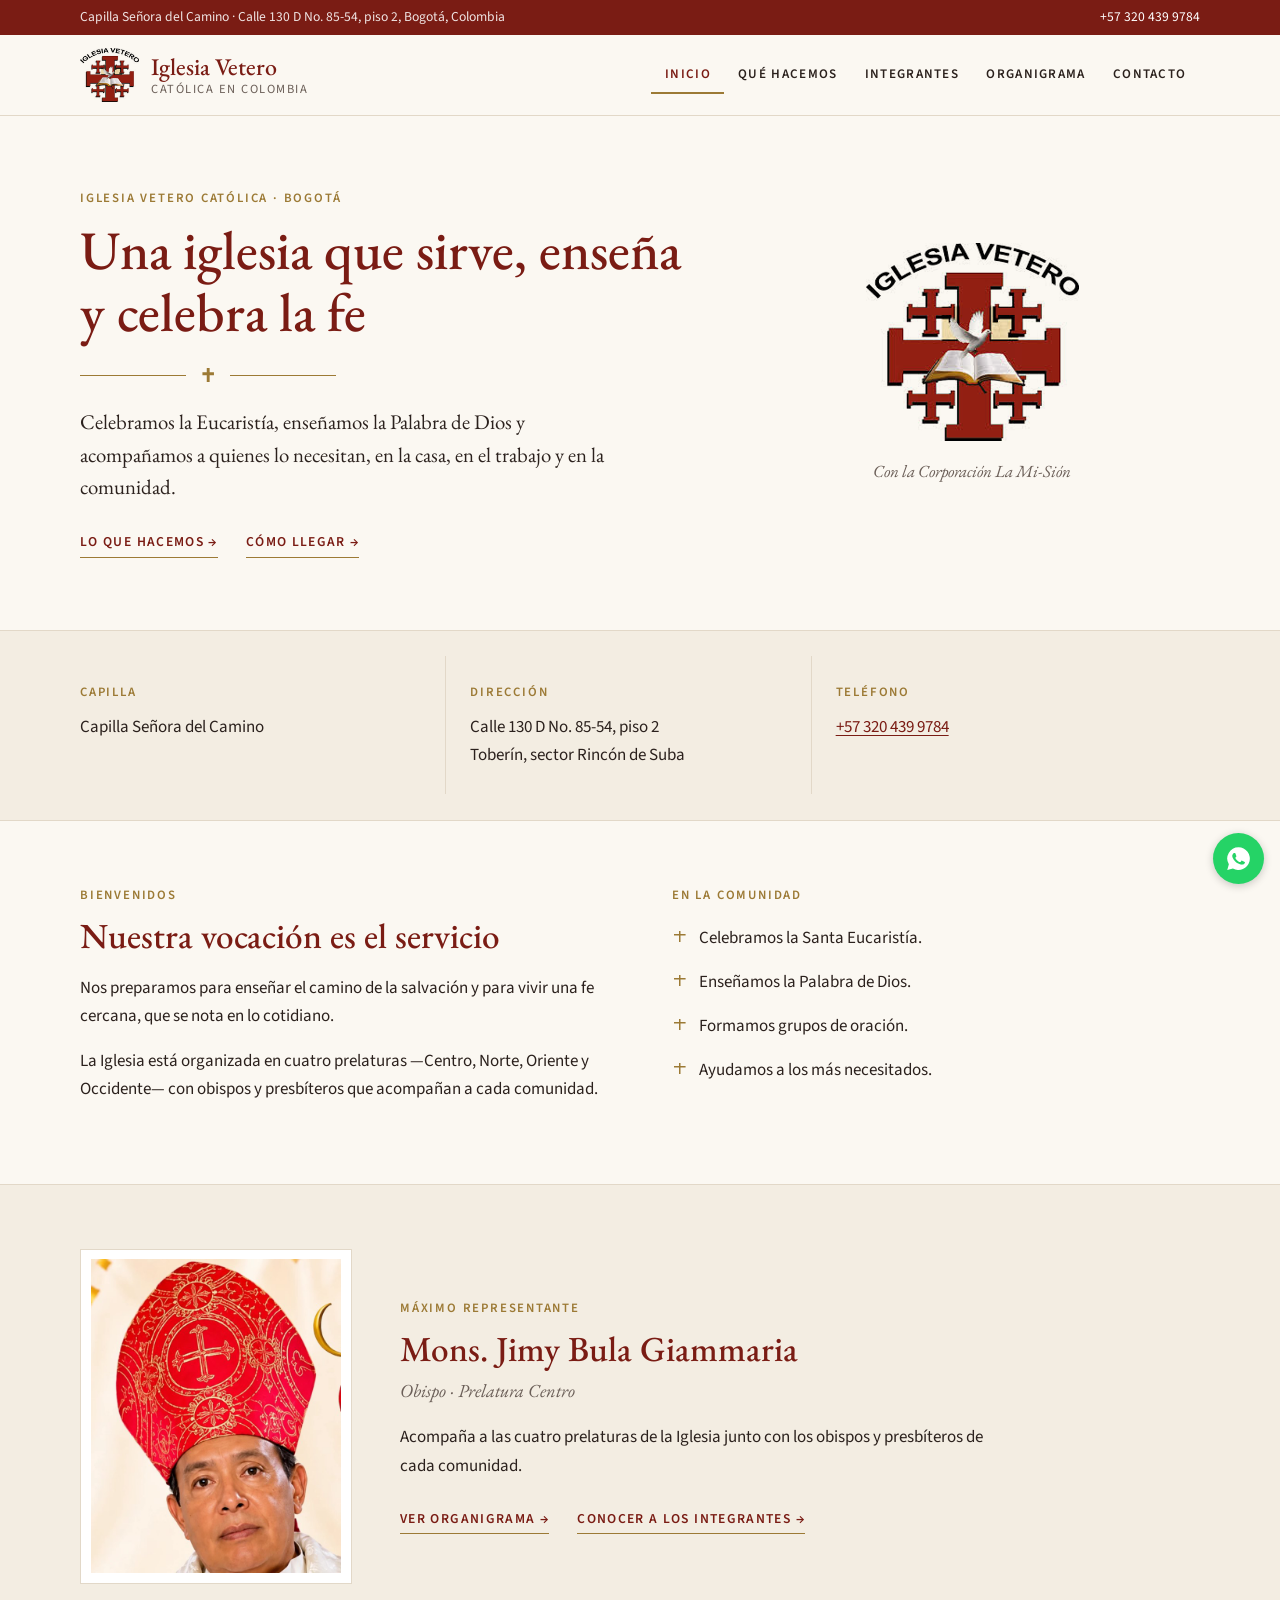
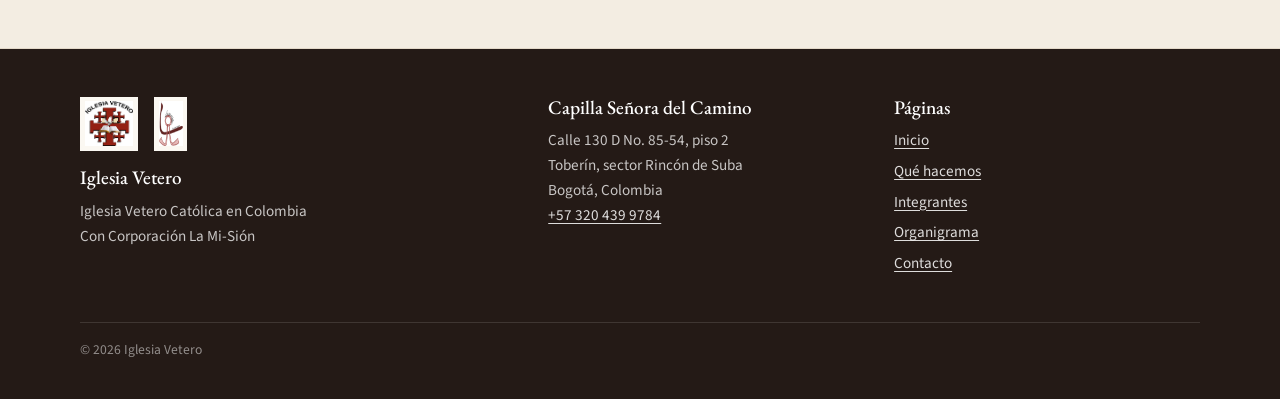
<file: index.html>
<!doctype html>
<html lang="es">
<head>
<meta charset="utf-8">
<meta name="viewport" content="width=device-width, initial-scale=1">
<title>Iglesia Vetero</title>
<meta name="description" content="Iglesia Vetero Católica en Bogotá, Colombia. Eucaristía, enseñanza de la Palabra y servicio a la comunidad.">
<link rel="icon" href="img/icono.svg" type="image/svg+xml">
<link rel="preconnect" href="https://fonts.googleapis.com">
<link rel="preconnect" href="https://fonts.gstatic.com" crossorigin>
<link href="https://fonts.googleapis.com/css2?family=EB+Garamond:ital,wght@0,400;0,500;1,400&family=Source+Sans+3:wght@400;600&display=swap" rel="stylesheet">
<link rel="stylesheet" href="css/estilos.css">
</head>
<body>
<div id="cabecera"></div>
<main id="contenido">

<section class="portada">
  <div class="contenedor">
    <div>
      <span class="rotulo">Iglesia Vetero Católica · Bogotá</span>
      <h1>Una iglesia que sirve, enseña y celebra la fe</h1>
      <div class="filete"><svg viewBox="0 0 10 10" aria-hidden="true"><path d="M4 0h2v3h3v2H6v5H4V5H1V3h3z"/></svg></div>
      <p class="entrada">Celebramos la Eucaristía, enseñamos la Palabra de Dios y acompañamos a quienes lo necesitan, en la casa, en el trabajo y en la comunidad.</p>
      <div class="enlaces">
        <a class="enlace" href="que-hacemos.html">Lo que hacemos</a>
        <a class="enlace" href="contacto.html">Cómo llegar</a>
      </div>
    </div>
    <div class="escudo">
      <img src="img/logo-iglesia.png" alt="Escudo de la Iglesia Vetero">
      <p>Con la Corporación La Mi-Sión</p>
    </div>
  </div>
</section>

<section class="franja" aria-label="Datos de la capilla">
  <div class="contenedor" id="franja"></div>
</section>

<section class="seccion">
  <div class="contenedor dos-columnas">
    <div class="lectura">
      <span class="rotulo">Bienvenidos</span>
      <h2>Nuestra vocación es el servicio</h2>
      <p>Nos preparamos para enseñar el camino de la salvación y para vivir una fe cercana, que se nota en lo cotidiano.</p>
      <p>La Iglesia está organizada en cuatro prelaturas —Centro, Norte, Oriente y Occidente— con obispos y presbíteros que acompañan a cada comunidad.</p>
    </div>
    <div>
      <span class="rotulo">En la comunidad</span>
      <ul class="lista-cruz">
        <li>Celebramos la Santa Eucaristía.</li>
        <li>Enseñamos la Palabra de Dios.</li>
        <li>Formamos grupos de oración.</li>
        <li>Ayudamos a los más necesitados.</li>
      </ul>
    </div>
  </div>
</section>

<section class="seccion alterna">
  <div class="contenedor destacado" id="representante"></div>
</section>

<script>
  document.addEventListener("DOMContentLoaded", function () {
    var c = window.SITIO.contacto;
    document.getElementById("franja").innerHTML =
      '<div><span class="rotulo">Capilla</span><p>' + c.capilla + '</p></div>' +
      '<div><span class="rotulo">Dirección</span><p>' + c.direccion + '<br>' + c.barrio + '</p></div>' +
      '<div><span class="rotulo">Teléfono</span><p><a href="tel:' + c.telefono.replace(/\s/g, "") + '">' + c.telefono + '</a></p></div>';
  });
</script>
</main>
<div id="pie"></div>
<script src="data/config.js"></script>
<script src="data/integrantes.js"></script>
<script src="js/sitio.js"></script>
</body>
</html>
</file>
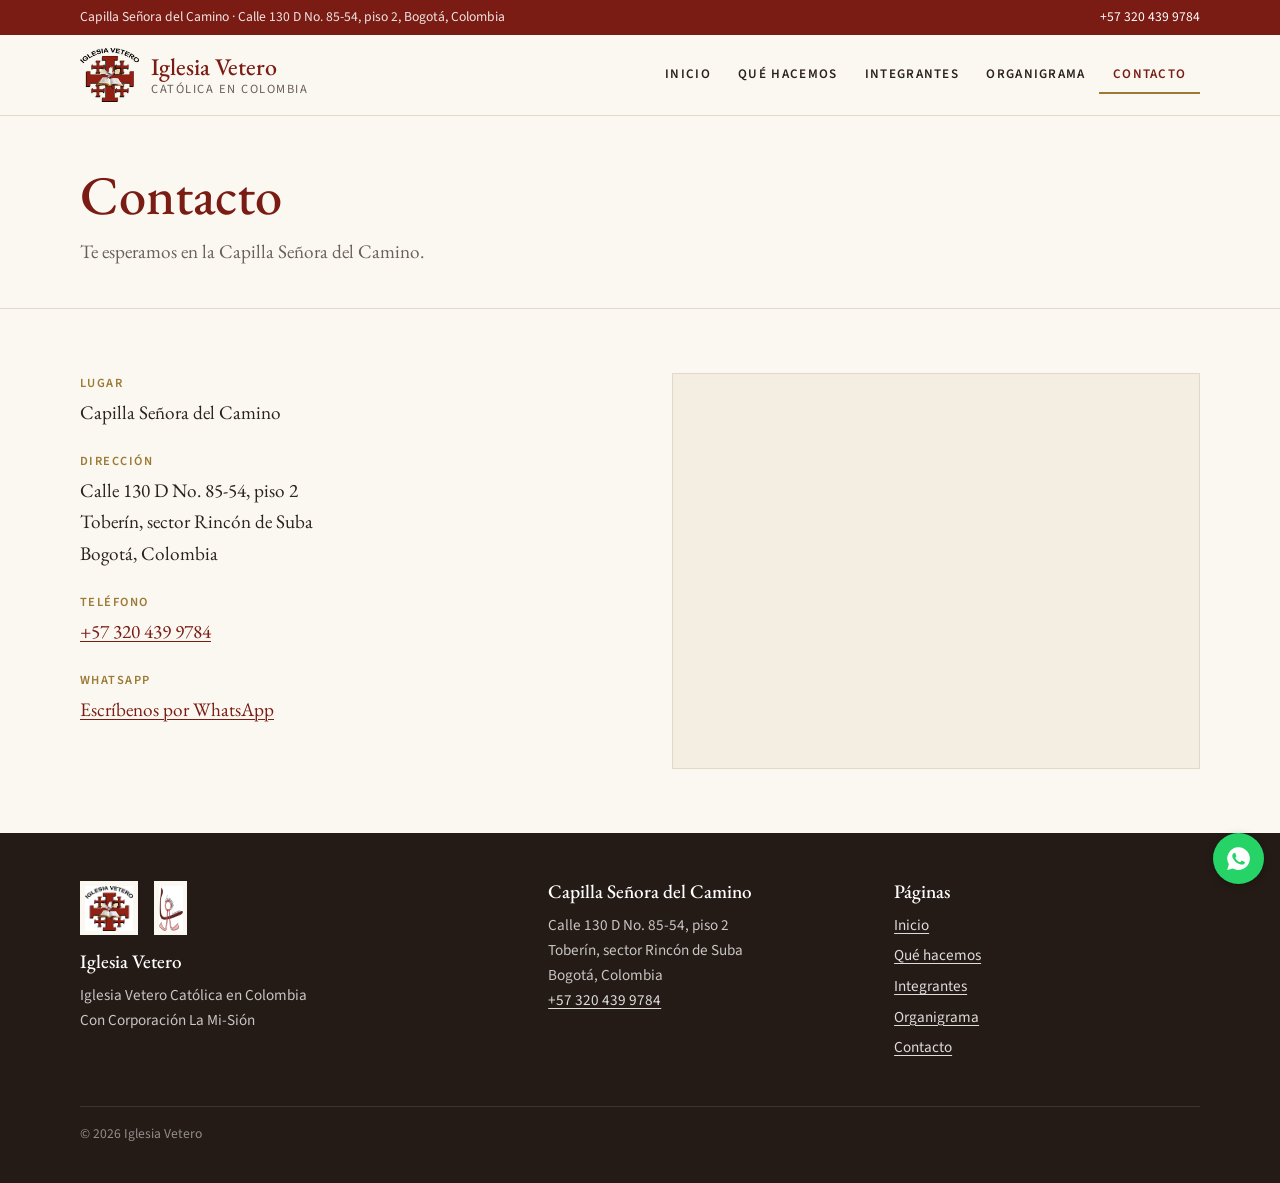
<file: contacto.html>
<!doctype html>
<html lang="es">
<head>
<meta charset="utf-8">
<meta name="viewport" content="width=device-width, initial-scale=1">
<title>Contacto · Iglesia Vetero</title>
<meta name="description" content="Dirección, teléfono y mapa de la Capilla Señora del Camino, Bogotá.">
<link rel="icon" href="img/icono.svg" type="image/svg+xml">
<link rel="preconnect" href="https://fonts.googleapis.com">
<link rel="preconnect" href="https://fonts.gstatic.com" crossorigin>
<link href="https://fonts.googleapis.com/css2?family=EB+Garamond:ital,wght@0,400;0,500;1,400&family=Source+Sans+3:wght@400;600&display=swap" rel="stylesheet">
<link rel="stylesheet" href="css/estilos.css">
</head>
<body>
<div id="cabecera"></div>
<main id="contenido">

<section class="encabezado-pagina">
  <div class="contenedor">
    <h1>Contacto</h1>
    <p>Te esperamos en la Capilla Señora del Camino.</p>
  </div>
</section>
<section class="seccion">
  <div class="contenedor dos-columnas">
    <dl class="ficha" id="ficha-contacto"></dl>
    <iframe class="mapa" id="mapa" title="Mapa de la capilla" loading="lazy" referrerpolicy="no-referrer-when-downgrade"></iframe>
  </div>
</section>
</main>
<div id="pie"></div>
<script src="data/config.js"></script>
<script src="data/integrantes.js"></script>
<script src="js/sitio.js"></script>
</body>
</html>
</file>
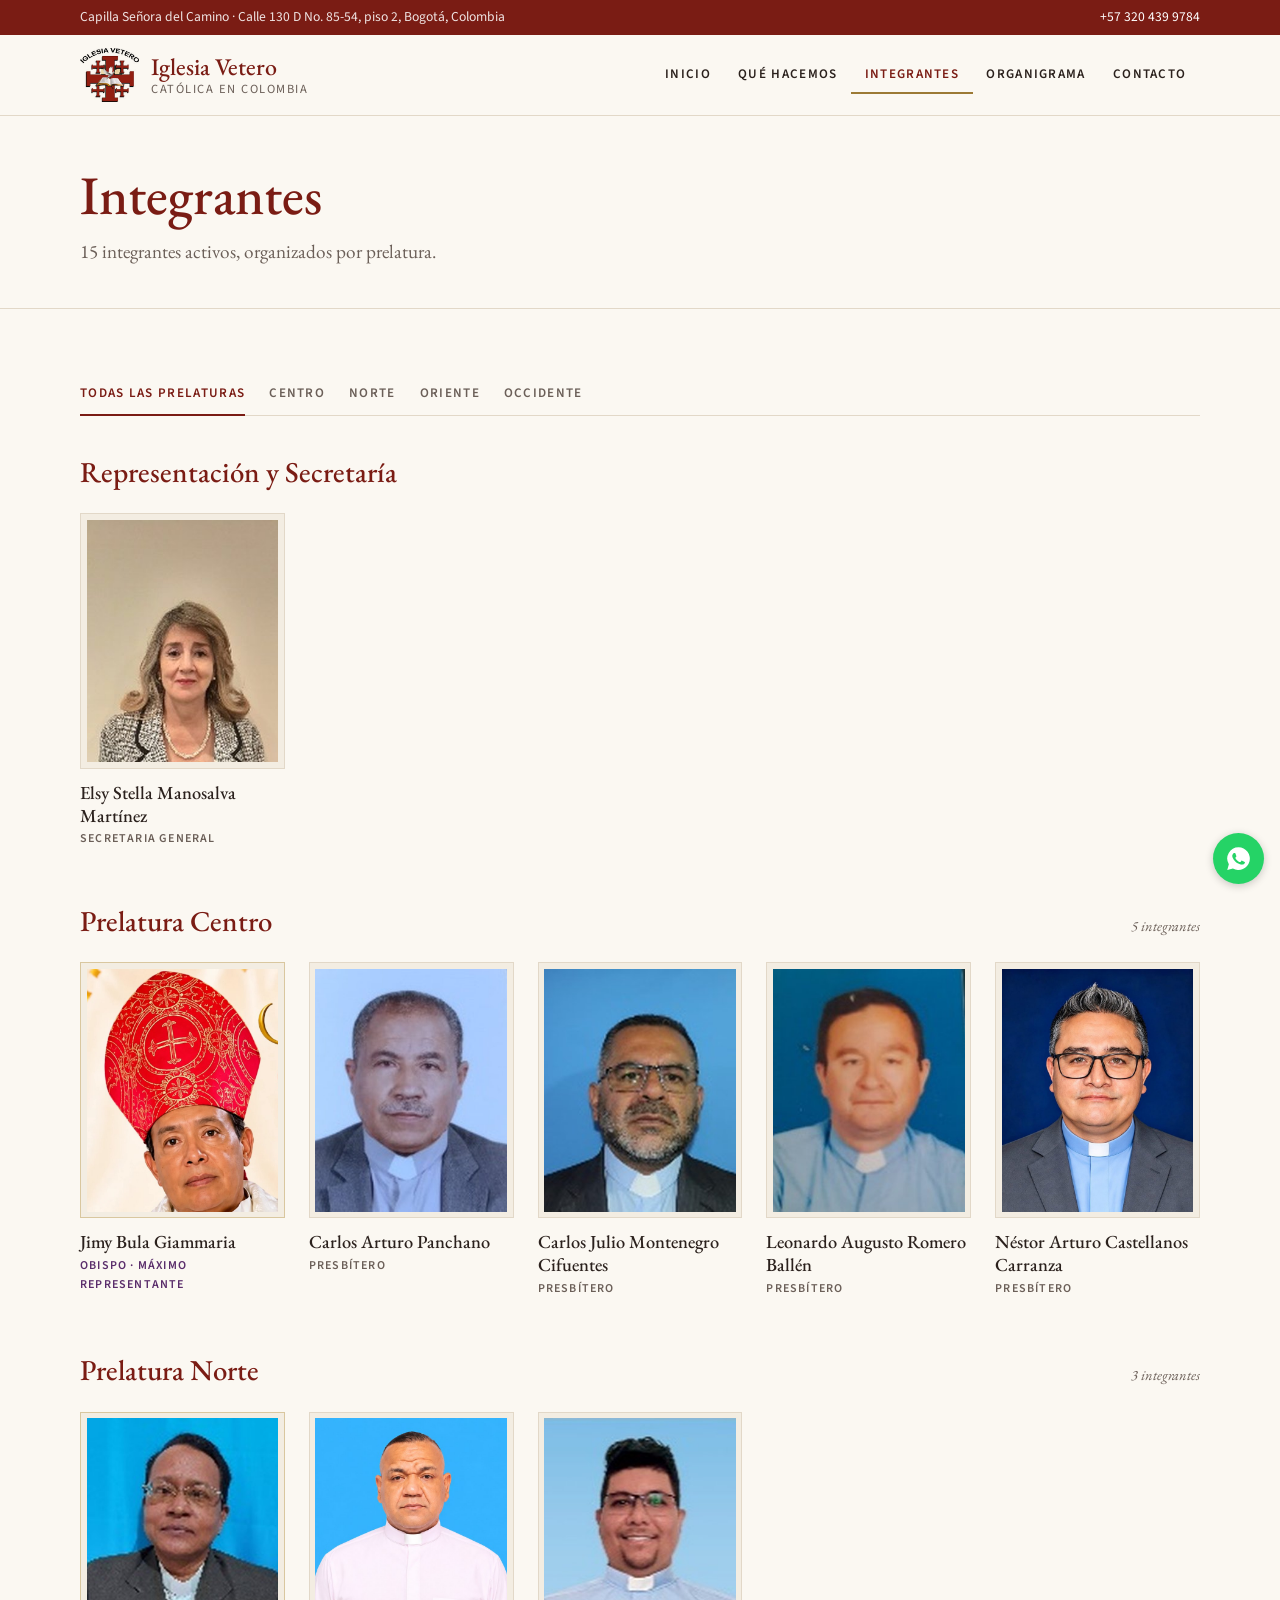
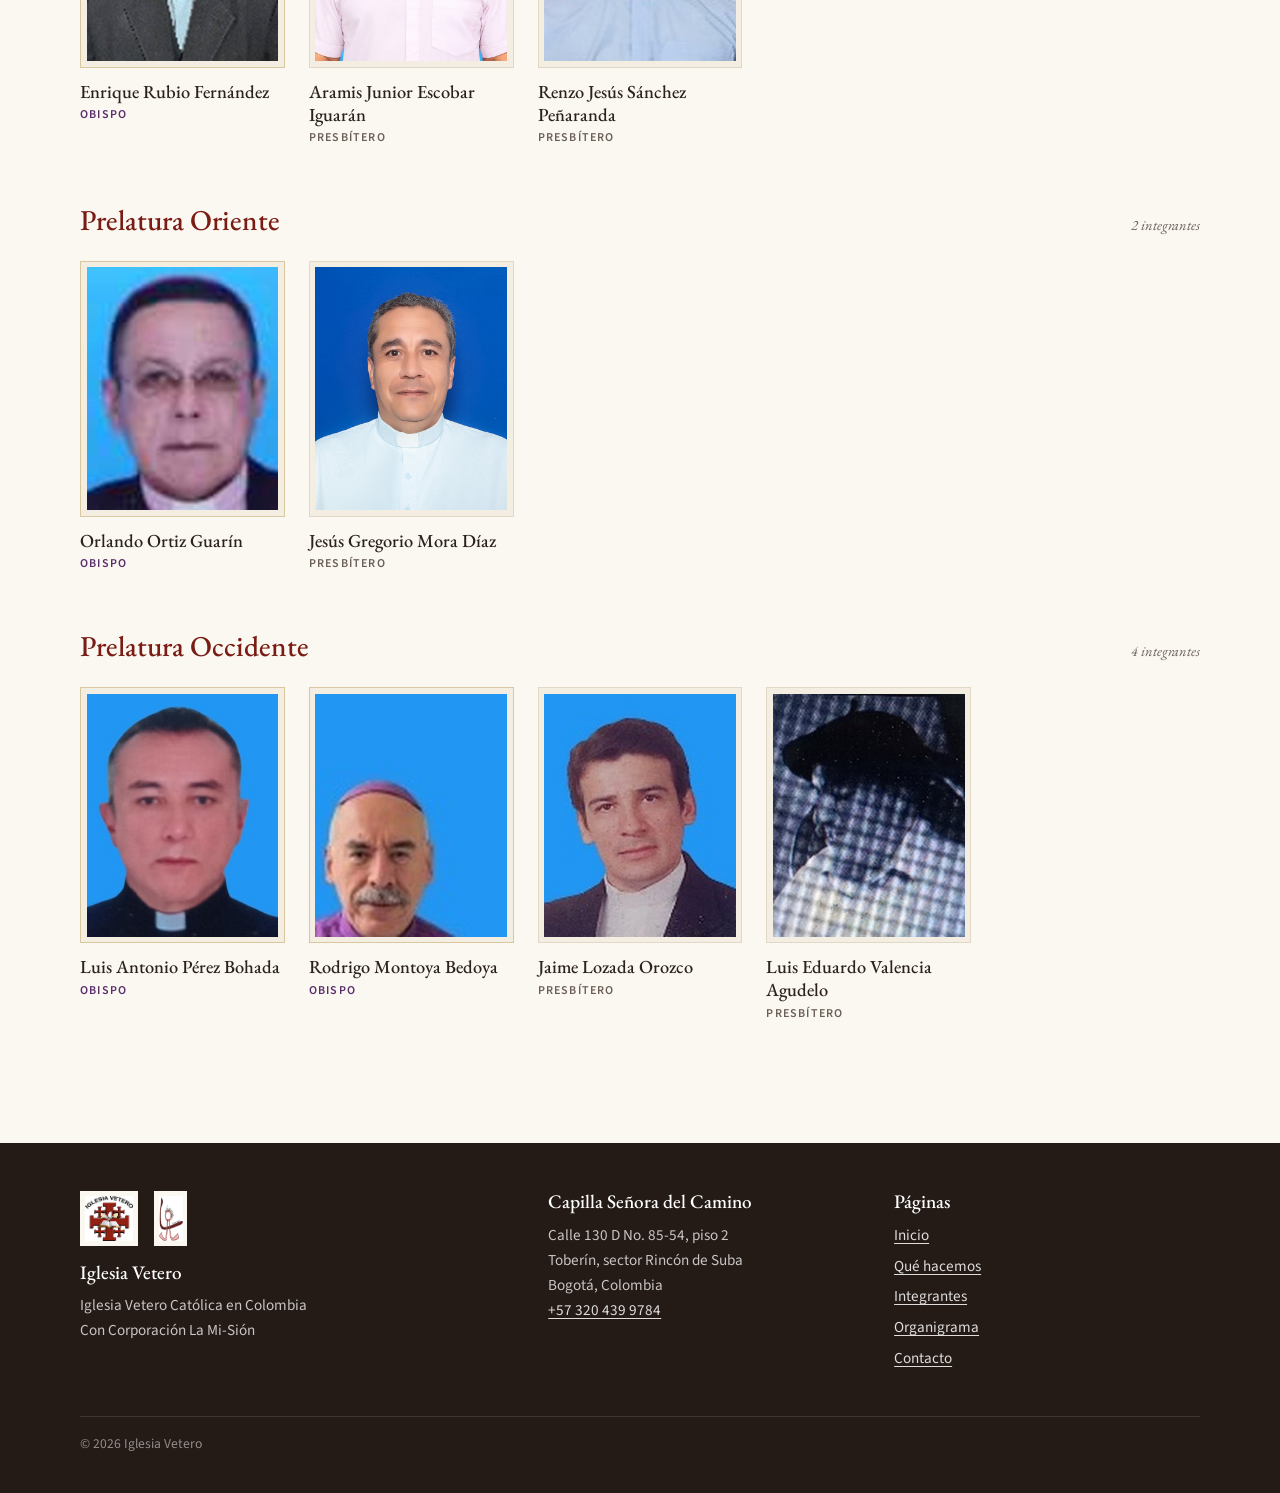
<file: integrantes.html>
<!doctype html>
<html lang="es">
<head>
<meta charset="utf-8">
<meta name="viewport" content="width=device-width, initial-scale=1">
<title>Integrantes · Iglesia Vetero</title>
<meta name="description" content="Obispos, presbíteros y equipo de la Iglesia Vetero, organizados por prelatura.">
<link rel="icon" href="img/icono.svg" type="image/svg+xml">
<link rel="preconnect" href="https://fonts.googleapis.com">
<link rel="preconnect" href="https://fonts.gstatic.com" crossorigin>
<link href="https://fonts.googleapis.com/css2?family=EB+Garamond:ital,wght@0,400;0,500;1,400&family=Source+Sans+3:wght@400;600&display=swap" rel="stylesheet">
<link rel="stylesheet" href="css/estilos.css">
</head>
<body>
<div id="cabecera"></div>
<main id="contenido">

<section class="encabezado-pagina">
  <div class="contenedor">
    <h1>Integrantes</h1>
    <p><span id="total-integrantes"></span> integrantes activos, organizados por prelatura.</p>
  </div>
</section>
<section class="seccion">
  <div class="contenedor">
    <div class="filtros" id="filtros" role="group" aria-label="Filtrar por prelatura"></div>
    <div id="lista-integrantes"></div>
  </div>
</section>
</main>
<div id="pie"></div>
<script src="data/config.js"></script>
<script src="data/integrantes.js"></script>
<script src="js/sitio.js"></script>
</body>
</html>
</file>
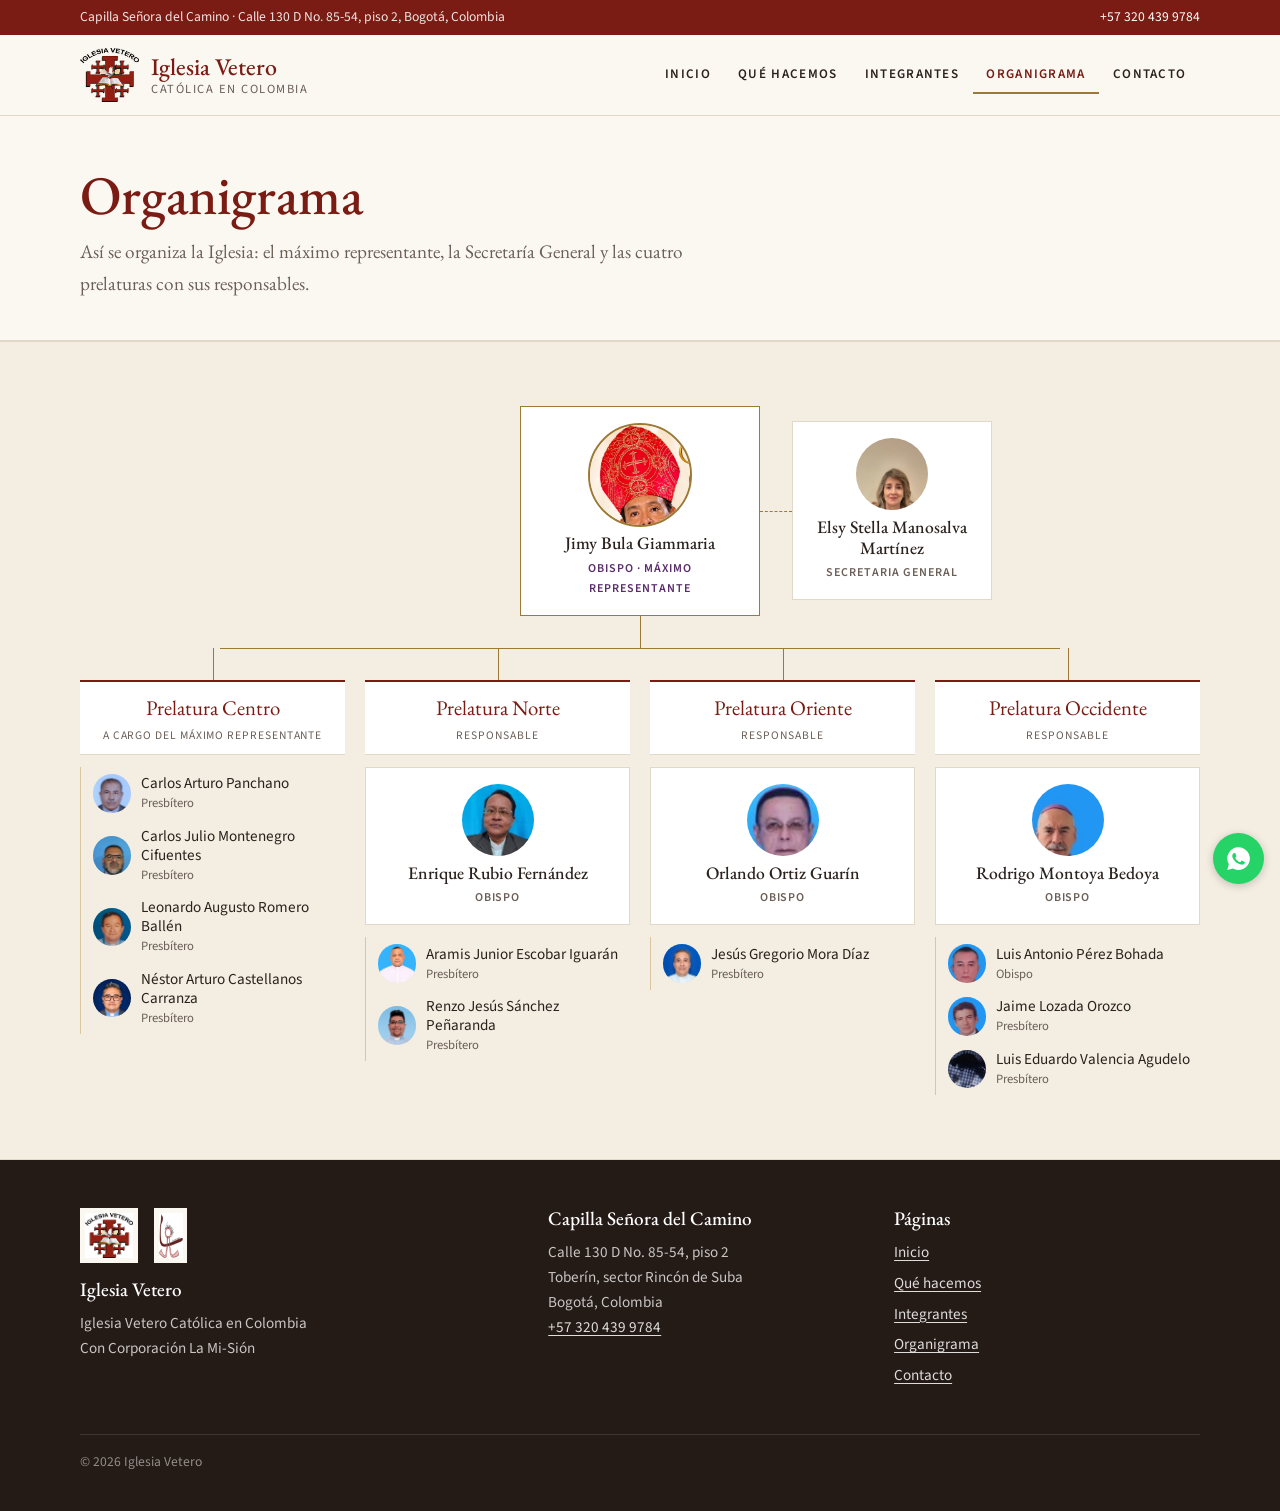
<file: organigrama.html>
<!doctype html>
<html lang="es">
<head>
<meta charset="utf-8">
<meta name="viewport" content="width=device-width, initial-scale=1">
<title>Organigrama · Iglesia Vetero</title>
<meta name="description" content="Estructura de la Iglesia Vetero por prelaturas.">
<link rel="icon" href="img/icono.svg" type="image/svg+xml">
<link rel="preconnect" href="https://fonts.googleapis.com">
<link rel="preconnect" href="https://fonts.gstatic.com" crossorigin>
<link href="https://fonts.googleapis.com/css2?family=EB+Garamond:ital,wght@0,400;0,500;1,400&family=Source+Sans+3:wght@400;600&display=swap" rel="stylesheet">
<link rel="stylesheet" href="css/estilos.css">
</head>
<body>
<div id="cabecera"></div>
<main id="contenido">

<section class="encabezado-pagina">
  <div class="contenedor">
    <h1>Organigrama</h1>
    <p>Así se organiza la Iglesia: el máximo representante, la Secretaría General y las cuatro prelaturas con sus responsables.</p>
  </div>
</section>
<section class="seccion alterna">
  <div class="contenedor organigrama" id="organigrama"></div>
</section>
</main>
<div id="pie"></div>
<script src="data/config.js"></script>
<script src="data/integrantes.js"></script>
<script src="js/sitio.js"></script>
</body>
</html>
</file>
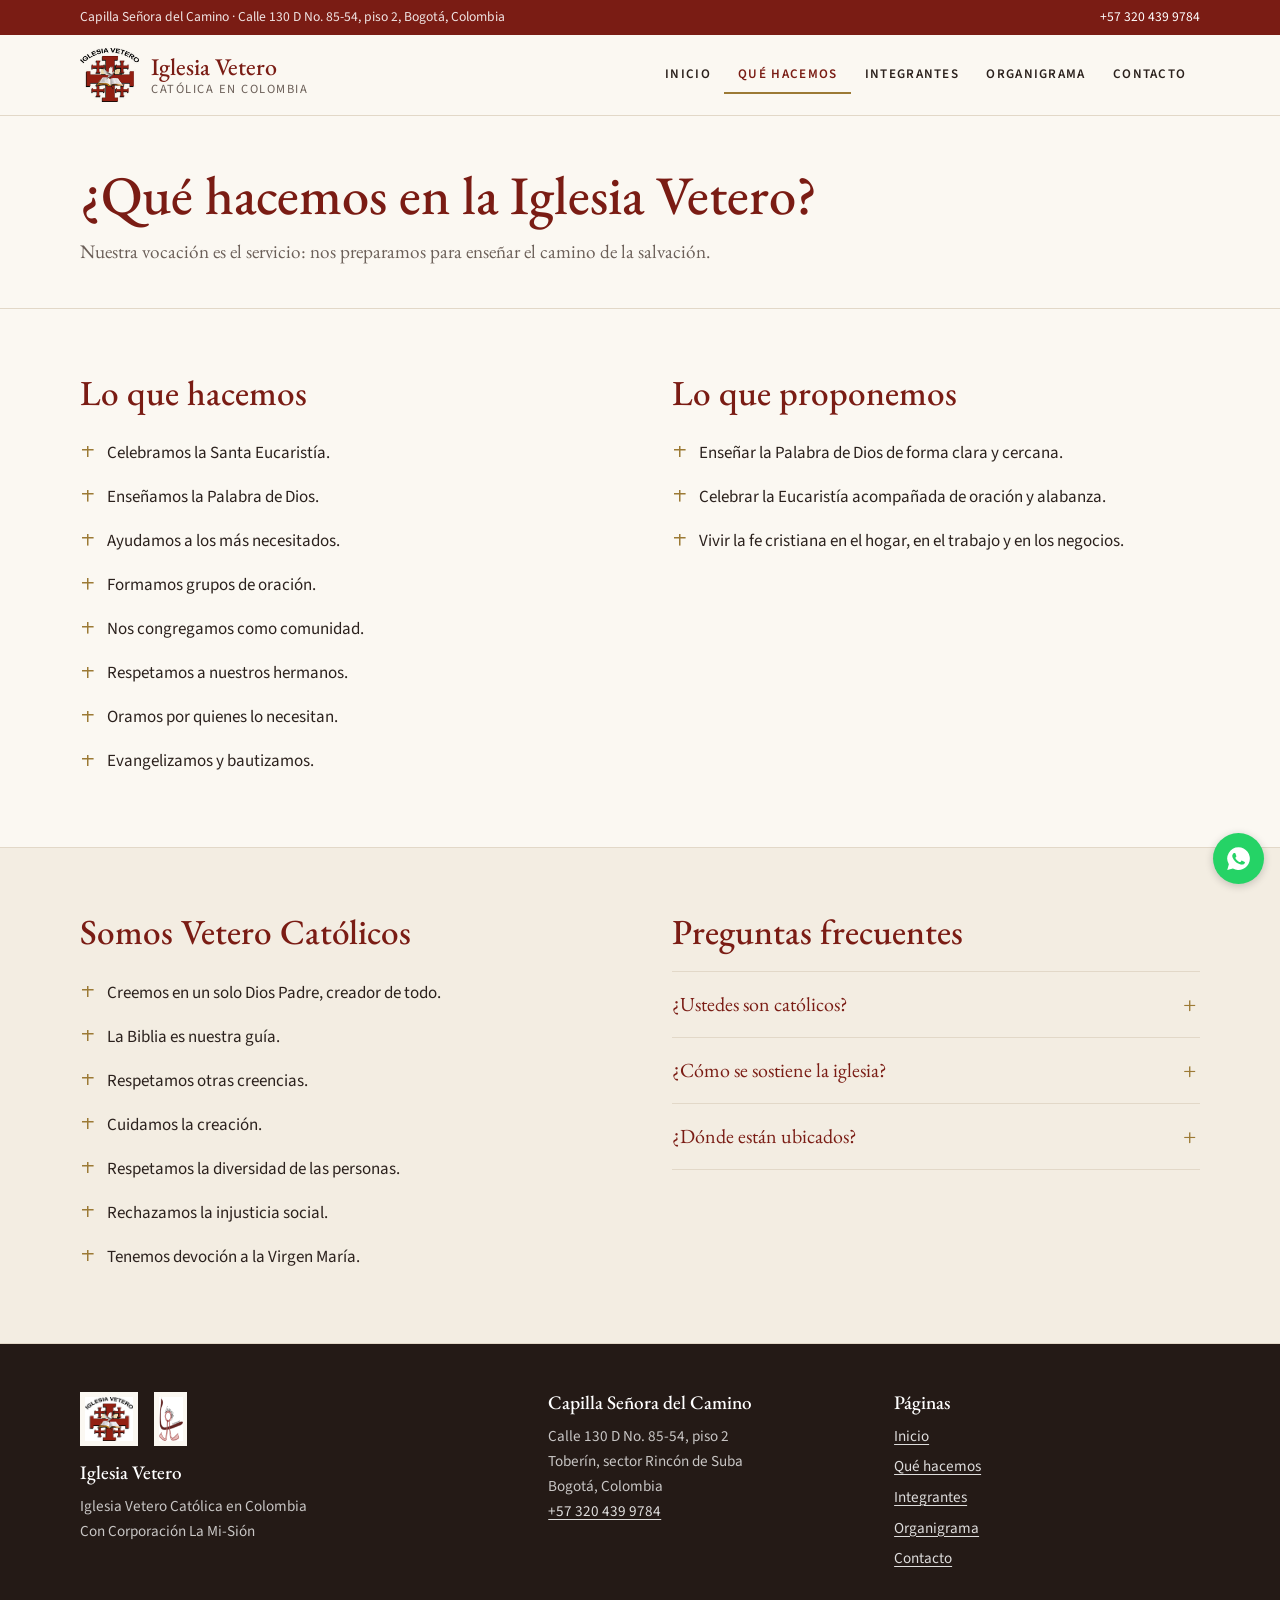
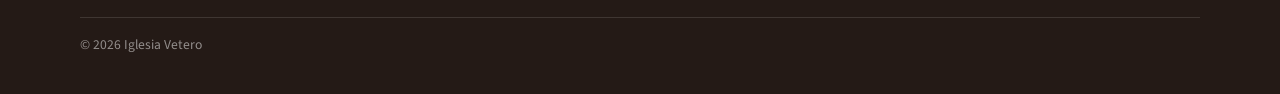
<file: que-hacemos.html>
<!doctype html>
<html lang="es">
<head>
<meta charset="utf-8">
<meta name="viewport" content="width=device-width, initial-scale=1">
<title>Qué hacemos · Iglesia Vetero</title>
<meta name="description" content="Lo que hacemos y proponemos en la Iglesia Vetero Católica.">
<link rel="icon" href="img/icono.svg" type="image/svg+xml">
<link rel="preconnect" href="https://fonts.googleapis.com">
<link rel="preconnect" href="https://fonts.gstatic.com" crossorigin>
<link href="https://fonts.googleapis.com/css2?family=EB+Garamond:ital,wght@0,400;0,500;1,400&family=Source+Sans+3:wght@400;600&display=swap" rel="stylesheet">
<link rel="stylesheet" href="css/estilos.css">
</head>
<body>
<div id="cabecera"></div>
<main id="contenido">

<section class="encabezado-pagina">
  <div class="contenedor">
    <h1>¿Qué hacemos en la Iglesia Vetero?</h1>
    <p>Nuestra vocación es el servicio: nos preparamos para enseñar el camino de la salvación.</p>
  </div>
</section>

<section class="seccion">
  <div class="contenedor dos-columnas">
    <div>
      <h2>Lo que hacemos</h2>
      <ul class="lista-cruz">
        <li>Celebramos la Santa Eucaristía.</li>
        <li>Enseñamos la Palabra de Dios.</li>
        <li>Ayudamos a los más necesitados.</li>
        <li>Formamos grupos de oración.</li>
        <li>Nos congregamos como comunidad.</li>
        <li>Respetamos a nuestros hermanos.</li>
        <li>Oramos por quienes lo necesitan.</li>
        <li>Evangelizamos y bautizamos.</li>
      </ul>
    </div>
    <div>
      <h2>Lo que proponemos</h2>
      <ul class="lista-cruz">
        <li>Enseñar la Palabra de Dios de forma clara y cercana.</li>
        <li>Celebrar la Eucaristía acompañada de oración y alabanza.</li>
        <li>Vivir la fe cristiana en el hogar, en el trabajo y en los negocios.</li>
      </ul>
    </div>
  </div>
</section>

<section class="seccion alterna">
  <div class="contenedor dos-columnas">
    <div class="lectura">
      <h2>Somos Vetero Católicos</h2>
      <ul class="lista-cruz">
        <li>Creemos en un solo Dios Padre, creador de todo.</li>
        <li>La Biblia es nuestra guía.</li>
        <li>Respetamos otras creencias.</li>
        <li>Cuidamos la creación.</li>
        <li>Respetamos la diversidad de las personas.</li>
        <li>Rechazamos la injusticia social.</li>
        <li>Tenemos devoción a la Virgen María.</li>
      </ul>
    </div>
    <div class="preguntas">
      <h2>Preguntas frecuentes</h2>
      <details>
        <summary>¿Ustedes son católicos?</summary>
        <p>Sí. Somos una iglesia católica de tradición vetero católica, con sucesión apostólica y vida sacramental.</p>
      </details>
      <details>
        <summary>¿Cómo se sostiene la iglesia?</summary>
        <p>Con el aporte de sus integrantes y de la comunidad que participa en ella.</p>
      </details>
      <details>
        <summary>¿Dónde están ubicados?</summary>
        <p>En la Capilla Señora del Camino, en Bogotá. Encuentra la dirección y el mapa en <a href="contacto.html">Contacto</a>.</p>
      </details>
    </div>
  </div>
</section>
</main>
<div id="pie"></div>
<script src="data/config.js"></script>
<script src="data/integrantes.js"></script>
<script src="js/sitio.js"></script>
</body>
</html>
</file>
<file: css/estilos.css>
/* ============================================================
   Iglesia Vetero — hoja de estilos
   Los colores y tipografías se cambian aquí arriba (:root).
   ============================================================ */

:root {
  --granate: #7A1C14;      /* granate del logo: títulos, barra superior */
  --granate-osc: #5C140E;
  --oro: #9C7A35;          /* dorado apagado: filetes y detalles */
  --oro-claro: #D9C79F;
  --morado: #5A2D6B;       /* obispos */
  --tinta: #2B211D;        /* texto */
  --gris: #6B5F58;         /* texto secundario */
  --papel: #FBF8F2;        /* fondo general, tono pergamino */
  --papel-2: #F3EDE2;      /* fondo de secciones alternas */
  --blanco: #FFFFFF;
  --linea: #E2D8C8;

  --serif: "EB Garamond", Georgia, "Times New Roman", serif;
  --sans: "Source Sans 3", system-ui, -apple-system, "Segoe UI", sans-serif;

  --ancho: 70rem;
  --texto: 38rem;
}

*, *::before, *::after { box-sizing: border-box; }
html { -webkit-text-size-adjust: 100%; }
body {
  margin: 0;
  font-family: var(--sans);
  font-size: 1.0625rem;
  line-height: 1.65;
  color: var(--tinta);
  background: var(--papel);
}
img { max-width: 100%; display: block; }
a { color: var(--granate); text-underline-offset: .18em; text-decoration-thickness: 1px; }
a:hover { color: var(--granate-osc); }
a:focus-visible, button:focus-visible { outline: 2px solid var(--granate); outline-offset: 3px; }

h1, h2, h3 { font-family: var(--serif); font-weight: 500; line-height: 1.15; color: var(--granate); margin: 0 0 .5em; }
h1 { font-size: clamp(2.2rem, 5.5vw, 3.4rem); }
h2 { font-size: clamp(1.7rem, 3.6vw, 2.2rem); }
h3 { font-size: 1.3rem; }
p { margin: 0 0 1em; }

.contenedor { width: min(100% - 2rem, var(--ancho)); margin-inline: auto; }
.lectura { max-width: var(--texto); }
.saltar { position: absolute; left: -999px; top: 0; background: var(--granate); color: #fff; padding: .5rem 1rem; z-index: 100; }
.saltar:focus { left: 1rem; }

/* Rótulo pequeño en versalitas, encima de los títulos */
.rotulo {
  display: block; font-family: var(--sans); font-size: .8rem; font-weight: 600;
  letter-spacing: .14em; text-transform: uppercase; color: var(--oro); margin-bottom: .6rem;
}

/* Filete con cruz al centro */
.filete { display: flex; align-items: center; gap: .9rem; color: var(--oro); margin: 1.5rem 0; max-width: 16rem; }
.filete::before, .filete::after { content: ""; flex: 1; border-top: 1px solid currentColor; }
.filete svg { width: .9rem; height: .9rem; fill: currentColor; flex: none; }

/* ---------- Barra superior y encabezado ---------- */
.barra-sup { background: var(--granate); color: rgba(255,255,255,.88); font-size: .85rem; }
.barra-sup .contenedor { display: flex; justify-content: space-between; gap: 1rem; padding-block: .4rem; }
.barra-sup a { color: #fff; text-decoration: none; }
.barra-sup a:hover { text-decoration: underline; }
@media (max-width: 640px) { .barra-sup .direccion { display: none; } .barra-sup .contenedor { justify-content: center; } }

.cabecera { background: var(--papel); border-bottom: 1px solid var(--linea); position: sticky; top: 0; z-index: 50; }
.cabecera .contenedor { display: flex; align-items: center; gap: 1.5rem; min-height: 5rem; padding-block: .5rem; }
.marca { display: flex; align-items: center; gap: .8rem; text-decoration: none; margin-right: auto; }
.marca img { height: 3.4rem; width: auto; flex: none; }
.marca span { display: flex; flex-direction: column; line-height: 1.1; }
.marca strong { font-family: var(--serif); font-weight: 500; font-size: 1.5rem; color: var(--granate); }
.marca small { font-size: .78rem; letter-spacing: .12em; text-transform: uppercase; color: var(--gris); margin-top: .2rem; }

.nav ul { list-style: none; display: flex; margin: 0; padding: 0; }
.nav a {
  display: block; padding: .5rem .85rem; color: var(--tinta); text-decoration: none;
  font-size: .82rem; font-weight: 600; letter-spacing: .1em; text-transform: uppercase;
}
.nav a:hover { color: var(--granate); }
.nav a[aria-current="page"] { color: var(--granate); box-shadow: inset 0 -2px 0 var(--oro); }

.menu-boton {
  display: none; background: none; border: 1px solid var(--linea); color: var(--granate);
  padding: .45rem .9rem; font: inherit; font-size: .8rem; font-weight: 600; letter-spacing: .1em;
  text-transform: uppercase; cursor: pointer;
}
@media (max-width: 860px) {
  .menu-boton { display: block; }
  .marca img { height: 2.8rem; }
  .marca strong { font-size: 1.25rem; }
  .marca small { font-size: .68rem; }
  .nav { position: absolute; left: 0; right: 0; top: 100%; background: var(--papel); display: none; border-bottom: 1px solid var(--linea); }
  .nav.abierto { display: block; }
  .nav ul { flex-direction: column; padding: .25rem 1rem 1rem; }
  .nav a { padding: .85rem .25rem; border-bottom: 1px solid var(--linea); }
  .nav a[aria-current="page"] { box-shadow: none; }
}

/* ---------- Portada (inicio) ---------- */
.portada { border-bottom: 1px solid var(--linea); }
.portada .contenedor { display: grid; grid-template-columns: 1.15fr .85fr; align-items: center; gap: 3rem; padding-block: 4.5rem; }
.portada h1 { margin-bottom: .4em; }
.portada .entrada { font-family: var(--serif); font-size: 1.3rem; line-height: 1.55; color: var(--tinta); max-width: 33rem; }
.portada .escudo { justify-self: center; text-align: center; }
.portada .escudo img { width: min(100%, 20rem); height: auto; margin-inline: auto; mix-blend-mode: multiply; }
.marca img { mix-blend-mode: multiply; }
.portada .escudo p { font-family: var(--serif); font-style: italic; color: var(--gris); margin-top: 1rem; }
@media (max-width: 760px) {
  .portada .contenedor { grid-template-columns: 1fr; gap: 1.5rem; padding-block: 2.5rem 3rem; }
  .portada .escudo { order: -1; }
  .portada .escudo img { width: 11rem; }
  .portada .escudo p { display: none; }
}

.enlaces { display: flex; flex-wrap: wrap; gap: .5rem 1.75rem; margin-top: 1.75rem; }
.enlace {
  font-weight: 600; font-size: .85rem; letter-spacing: .1em; text-transform: uppercase;
  text-decoration: none; color: var(--granate); border-bottom: 1px solid var(--oro); padding-bottom: .2rem;
}
.enlace::after { content: " →"; }
.enlace:hover { border-bottom-color: var(--granate); }

/* Franja de datos: capilla, dirección, contacto */
.franja { background: var(--papel-2); border-bottom: 1px solid var(--linea); }
.franja .contenedor { display: grid; grid-template-columns: repeat(3, 1fr); }
.franja div { padding: 1.6rem 1.5rem; border-left: 1px solid var(--linea); }
.franja div:first-child { border-left: 0; padding-left: 0; }
.franja p { margin: 0; }
@media (max-width: 760px) {
  .franja .contenedor { grid-template-columns: 1fr; }
  .franja div { border-left: 0; border-top: 1px solid var(--linea); padding: 1.1rem 0; }
  .franja div:first-child { border-top: 0; }
}

/* Representante destacado */
.destacado { display: grid; grid-template-columns: 17rem 1fr; gap: 3rem; align-items: center; }
.destacado figure { margin: 0; padding: .6rem; background: var(--blanco); border: 1px solid var(--linea); }
.destacado figure img { width: 100%; aspect-ratio: 4 / 5; object-fit: cover; object-position: top; }
.destacado h2 { margin-bottom: .15em; }
.destacado .cargo { color: var(--gris); font-style: italic; font-family: var(--serif); font-size: 1.15rem; }
@media (max-width: 760px) { .destacado { grid-template-columns: 1fr; gap: 1.5rem; } .destacado figure { max-width: 15rem; } }

/* ---------- Secciones ---------- */
.seccion { padding-block: 4rem; }
.seccion.alterna { background: var(--papel-2); border-block: 1px solid var(--linea); }
.encabezado-pagina { border-bottom: 1px solid var(--linea); padding-block: 3rem 2.5rem; }
.encabezado-pagina h1 { margin: 0; }
.encabezado-pagina p { font-family: var(--serif); font-size: 1.2rem; color: var(--gris); margin: .6rem 0 0; max-width: 40rem; }

.dos-columnas { display: grid; grid-template-columns: 1fr 1fr; gap: 4rem; }
@media (max-width: 760px) { .dos-columnas { grid-template-columns: 1fr; gap: 2.5rem; } }

/* Lista con cruz como viñeta */
.lista-cruz { list-style: none; padding: 0; margin: 0; }
.lista-cruz li { position: relative; padding: .5rem 0 .5rem 1.7rem; }
.lista-cruz li::before {
  content: ""; position: absolute; left: .15rem; top: .95rem; width: .7rem; height: .7rem;
  background:
    linear-gradient(var(--oro), var(--oro)) center / 1.5px 100% no-repeat,
    linear-gradient(var(--oro), var(--oro)) center 32% / 100% 1.5px no-repeat;
}

/* Preguntas frecuentes */
.preguntas details { border-bottom: 1px solid var(--linea); }
.preguntas details:first-of-type { border-top: 1px solid var(--linea); }
.preguntas summary {
  cursor: pointer; padding: 1rem 2rem 1rem 0; font-family: var(--serif); font-size: 1.25rem;
  color: var(--granate); list-style: none; position: relative;
}
.preguntas summary::-webkit-details-marker { display: none; }
.preguntas summary::after { content: "+"; position: absolute; right: .25rem; top: .85rem; font-size: 1.4rem; color: var(--oro); }
.preguntas details[open] summary::after { content: "–"; }
.preguntas details p { padding-bottom: 1rem; color: var(--gris); }

/* ---------- Integrantes ---------- */
.filtros { display: flex; flex-wrap: wrap; gap: .25rem 1.5rem; margin-bottom: 2.5rem; border-bottom: 1px solid var(--linea); }
.filtro {
  font: inherit; font-size: .82rem; font-weight: 600; letter-spacing: .1em; text-transform: uppercase;
  padding: .6rem 0; background: none; border: 0; color: var(--gris); cursor: pointer;
  border-bottom: 2px solid transparent; margin-bottom: -1px;
}
.filtro:hover { color: var(--granate); }
.filtro[aria-pressed="true"] { color: var(--granate); border-bottom-color: var(--granate); }

.zona { margin-bottom: 3.5rem; }
.zona-titulo { display: flex; align-items: baseline; justify-content: space-between; gap: .75rem; margin-bottom: 1.5rem; }
.zona-titulo h2 { margin: 0; font-size: 1.8rem; }
.zona-titulo span { color: var(--gris); font-size: .9rem; font-style: italic; font-family: var(--serif); }

.rejilla { display: grid; grid-template-columns: repeat(auto-fill, minmax(11rem, 1fr)); gap: 2rem 1.5rem; }
@media (max-width: 460px) { .rejilla { grid-template-columns: repeat(2, 1fr); gap: 1.5rem 1rem; } }

.persona { margin: 0; }
.persona .foto { aspect-ratio: 4 / 5; background: var(--papel-2); border: 1px solid var(--linea); padding: .35rem; }
.persona .foto img { width: 100%; height: 100%; object-fit: cover; object-position: top center; }
.persona .datos { padding-top: .75rem; }
.persona h3 { font-size: 1.15rem; color: var(--tinta); margin: 0 0 .15rem; line-height: 1.25; }
.persona .orden { font-size: .75rem; font-weight: 600; letter-spacing: .1em; text-transform: uppercase; color: var(--gris); }
.persona.obispo .orden { color: var(--morado); }
.persona.obispo .foto { border-color: var(--oro-claro); }

.iniciales {
  width: 100%; height: 100%; display: grid; place-items: center; font-family: var(--serif);
  font-size: 2.6rem; color: var(--granate); background: var(--papel-2);
}

/* ---------- Organigrama ---------- */
.organigrama { text-align: center; }
.nodo {
  display: inline-flex; flex-direction: column; align-items: center; gap: .35rem;
  background: var(--blanco); border: 1px solid var(--linea); padding: 1rem; width: 12.5rem; position: relative;
}
.nodo .avatar { width: 4.5rem; height: 4.5rem; border-radius: 50%; overflow: hidden; background: var(--papel-2); }
.nodo .avatar img { width: 100%; height: 100%; object-fit: cover; object-position: top center; }
.nodo .avatar .iniciales { font-size: 1.5rem; }
.nodo strong { font-family: var(--serif); font-weight: 500; font-size: 1.1rem; line-height: 1.2; }
.nodo span { font-size: .75rem; font-weight: 600; letter-spacing: .08em; text-transform: uppercase; color: var(--gris); }
.nodo.cabeza { border-color: var(--oro); width: 15rem; }
.nodo.cabeza .avatar { width: 6.5rem; height: 6.5rem; border: 2px solid var(--oro); }
.nodo.cabeza span { color: var(--morado); }

.nivel-1 { display: flex; justify-content: center; align-items: center; position: relative; }
.nivel-1 .lateral { position: absolute; left: calc(50% + 9.5rem); }
.nivel-1 .lateral::before { content: ""; position: absolute; right: 100%; top: 50%; width: 2rem; border-top: 1px dashed var(--oro); }

.tronco { width: 1px; height: 2rem; background: var(--oro); margin: 0 auto; }
.ramas { display: grid; grid-template-columns: repeat(4, 1fr); gap: 1.25rem; position: relative; padding-top: 2rem; }
.ramas::before { content: ""; position: absolute; top: 0; left: 12.5%; right: 12.5%; border-top: 1px solid var(--oro); }
.rama { position: relative; display: flex; flex-direction: column; align-items: center; }
.rama::before { content: ""; position: absolute; top: -2rem; left: 50%; height: 2rem; border-left: 1px solid var(--oro); }
.rama-zona {
  width: 100%; padding: .6rem .5rem; border-top: 2px solid var(--granate); border-bottom: 1px solid var(--linea);
  font-family: var(--serif); font-size: 1.3rem; color: var(--granate); background: var(--blanco);
}
.rama-zona small { display: block; font-family: var(--sans); font-size: .72rem; letter-spacing: .08em; text-transform: uppercase; color: var(--gris); }
.rama .nodo { width: 100%; margin-top: .75rem; }
.rama .sub { list-style: none; padding: 0; margin: .75rem 0 0; width: 100%; text-align: left; border-left: 1px solid var(--oro-claro); }
.rama .sub li { display: flex; align-items: center; gap: .6rem; padding: .45rem 0 .45rem .75rem; }
.rama .sub .mini { width: 2.4rem; height: 2.4rem; border-radius: 50%; overflow: hidden; flex: none; background: var(--papel-2); }
.rama .sub .mini img { width: 100%; height: 100%; object-fit: cover; object-position: top; }
.rama .sub .mini .iniciales { font-size: .95rem; }
.rama .sub div { line-height: 1.25; font-size: .95rem; }
.rama .sub small { color: var(--gris); }

@media (max-width: 900px) {
  .ramas { grid-template-columns: repeat(2, 1fr); row-gap: 2.5rem; padding-top: 1rem; }
  .ramas::before, .rama::before { display: none; }
  .nivel-1 { flex-direction: column; gap: 1rem; }
  .nivel-1 .lateral { position: static; }
  .nivel-1 .lateral::before { display: none; }
}
@media (max-width: 560px) {
  .ramas { grid-template-columns: 1fr; }
  .nodo.cabeza { width: 100%; max-width: 18rem; }
}

/* ---------- Contacto ---------- */
.ficha { margin: 0; }
.ficha dt { font-size: .78rem; font-weight: 600; letter-spacing: .12em; text-transform: uppercase; color: var(--oro); margin-top: 1.4rem; }
.ficha dt:first-child { margin-top: 0; }
.ficha dd { margin: .2rem 0 0; font-family: var(--serif); font-size: 1.2rem; }
.mapa { width: 100%; aspect-ratio: 4 / 3; border: 1px solid var(--linea); background: var(--papel-2); }

/* ---------- Pie ---------- */
.pie { background: #241A16; color: rgba(255,255,255,.75); padding-block: 3rem 1.5rem; font-size: .95rem; }
.pie .contenedor { display: grid; grid-template-columns: 1.4fr 1fr 1fr; gap: 2.5rem; }
.pie h3 { color: #fff; font-size: 1.2rem; }
.pie-logos { display: flex; gap: 1rem; align-items: center; margin-bottom: 1rem; }
.pie-logos img { height: 3.4rem; width: auto; background: var(--papel); padding: .3rem; }
.pie a { color: rgba(255,255,255,.85); }
.pie ul { list-style: none; padding: 0; margin: 0; }
.pie li { margin-bottom: .35rem; }
.pie .derechos { grid-column: 1 / -1; border-top: 1px solid rgba(255,255,255,.12); padding-top: 1rem; font-size: .85rem; color: rgba(255,255,255,.5); }
@media (max-width: 760px) { .pie .contenedor { grid-template-columns: 1fr; gap: 1.5rem; } }

.boton-whatsapp {
  position: fixed; right: 1rem; bottom: 1rem; width: 3.2rem; height: 3.2rem; border-radius: 50%;
  background: #25D366; display: grid; place-items: center; box-shadow: 0 2px 8px rgba(0,0,0,.2); z-index: 40;
}
.boton-whatsapp svg { width: 1.7rem; height: 1.7rem; fill: #fff; }
</file>
